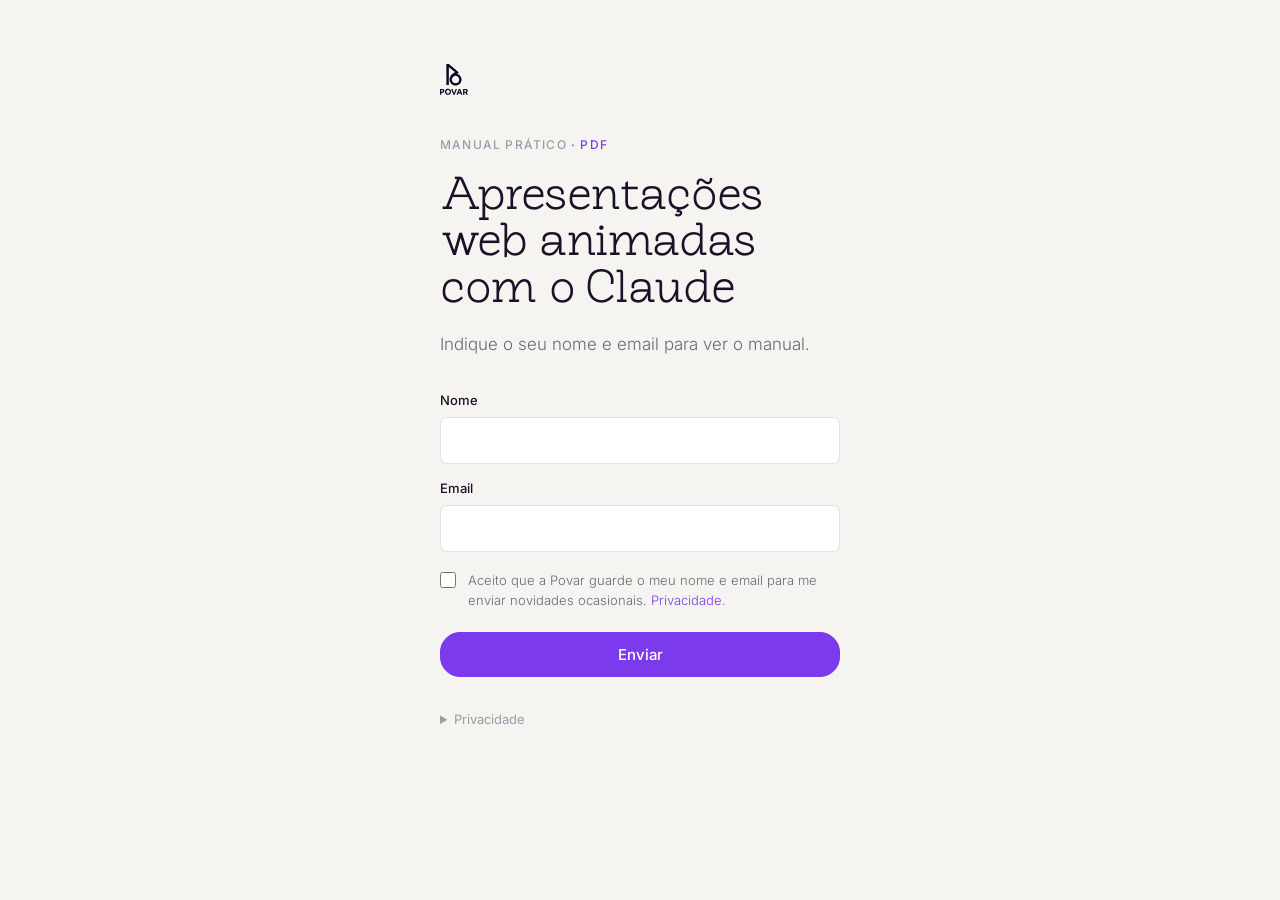
<file: index.html>
<!doctype html>
<html lang="pt-PT">
<head>
<meta charset="utf-8">
<meta name="viewport" content="width=device-width, initial-scale=1">
<title>Apresentações web animadas com o Claude | Povar</title>
<meta name="description" content="Manual prático e gratuito da Povar para criar uma apresentação web animada com o Claude, sem saber programar.">
<link rel="canonical" href="https://davidecalheiros.github.io/povar-manual/">
<meta name="theme-color" content="#F5F4F1" media="(prefers-color-scheme: light)">
<meta name="theme-color" content="#0A0A0E" media="(prefers-color-scheme: dark)">
<link rel="icon" href="logo.svg" type="image/svg+xml">
<link rel="preconnect" href="https://fonts.googleapis.com">
<link rel="preconnect" href="https://fonts.gstatic.com" crossorigin>
<link href="https://fonts.googleapis.com/css2?family=Inter:wght@300;400;500;600&display=swap" rel="stylesheet">
<link rel="preload" href="monroe-bold.otf" as="font" type="font/otf" crossorigin>
<link rel="stylesheet" href="estilo.css">
<script src="app.js" defer></script>
</head>
<body>

<main class="simples">
  <div class="simples-logo">
  <img class="logo-claro" src="logo.svg" alt="Povar" width="28" height="31">
  <img class="logo-escuro" src="logo-white.svg" alt="Povar" width="28" height="31">
  </div>

  <p class="eyebrow">Manual prático <em>· PDF</em></p>
  <h1>Apresentações web animadas com o Claude</h1>
  <p class="lead">Indique o seu nome e email para ver o manual.</p>

  <form id="form-manual" novalidate>
    <div class="campo">
      <label for="nome">Nome</label>
      <input type="text" id="nome" name="nome" autocomplete="name" maxlength="80" required>
    </div>
    <div class="campo">
      <label for="email">Email</label>
      <input type="email" id="email" name="email" autocomplete="email" inputmode="email" maxlength="120" required>
    </div>

    <div class="mel" aria-hidden="true">
      <label for="website">Website</label>
      <input type="text" id="website" name="website" tabindex="-1" autocomplete="off">
    </div>

    <label class="consentimento">
      <input type="checkbox" id="consentimento" name="consentimento" required>
      <span>Aceito que a Povar guarde o meu nome e email para me enviar novidades ocasionais. <a href="#privacidade">Privacidade</a>.</span>
    </label>

    <p class="erro" id="erro" role="alert"></p>

    <button class="btn btn-total" type="submit" id="enviar">Enviar</button>
  </form>

  <details class="privacidade" id="privacidade">
    <summary>Privacidade</summary>
    <p>Os dados (nome, email e origem da visita) ficam guardados pela Povar, de Davide Calheiros, e não são partilhados com terceiros. Pode pedir para os ver ou apagar a qualquer momento em <a href="mailto:hello@povar.pt">hello@povar.pt</a>. Ferramentas usadas: GitHub (alojamento da página), n8n e Google (registo anónimo de visitas, registo do contacto e PDF). Esta página não usa cookies.</p>
  </details>
</main>

</body>
</html>
</file>
<file: estilo.css>
@font-face {
  font-family: "Monroe";
  src: url("monroe-bold.otf") format("opentype");
  font-weight: 600;
  font-style: normal;
  font-display: swap;
}

:root {
  --bg: #F5F4F1;
  --surface: #FFFFFF;
  --surface-2: #F0EFF5;
  --border: rgba(100, 90, 130, 0.10);
  --border-inner: rgba(100, 90, 130, 0.07);
  --border-pill: rgba(100, 90, 130, 0.18);
  --border-hover: rgba(100, 90, 130, 0.35);
  --ink: #1A1028;
  --body: #6B6878;
  --muted: #9B9BAA;
  --hint: #C0BDC9;
  --v-soft: rgba(124, 58, 237, 0.06);
  --v-border: rgba(124, 58, 237, 0.12);
  --v-500: #7C3AED;
  --v-600: #7C3AED;
  --red: #DC2626;
  --dp-bg: #1A1028;
  --dp-text: rgba(196, 179, 240, 0.55);
  --dp-value: #FFFFFF;
  --dp-border-row: rgba(255, 255, 255, 0.08);
  --focus: rgba(124, 58, 237, 0.40);
  --r-sm: 5px;
  --r-md: 6px;
  --r-lg: 9px;
  --r-pill: 20px;
  --title: "Monroe", "Inter", system-ui, sans-serif;
  --text: "Inter", system-ui, -apple-system, "Segoe UI", sans-serif;
  color-scheme: light;
}

.logo-escuro { display: none; }

@media (prefers-color-scheme: dark) {
  :root {
    --bg: #0A0A0E;
    --surface: #131318;
    --surface-2: #1C1C28;
    --border: rgba(255, 255, 255, 0.07);
    --border-inner: rgba(255, 255, 255, 0.05);
    --border-pill: rgba(255, 255, 255, 0.12);
    --border-hover: rgba(255, 255, 255, 0.25);
    --ink: #E8E6F0;
    --body: #A09CB8;
    --muted: #6B6880;
    --hint: #3D3B52;
    --v-soft: rgba(124, 58, 237, 0.10);
    --v-border: rgba(157, 127, 245, 0.18);
    --v-500: #9D7FF5;
    --red: #F87171;
    --dp-bg: #1C1C28;
    --dp-text: rgba(255, 255, 255, 0.40);
    --dp-value: #E8E6F0;
    --dp-border-row: rgba(255, 255, 255, 0.06);
    color-scheme: dark;
  }
  .logo-claro { display: none; }
  .logo-escuro { display: block; }
}

*, *::before, *::after { box-sizing: border-box; }

html { -webkit-text-size-adjust: 100%; }

body {
  margin: 0;
  background: var(--bg);
  color: var(--body);
  font-family: var(--text);
  font-weight: 300;
  font-size: 16px;
  line-height: 1.65;
  -webkit-font-smoothing: antialiased;
}

a { color: var(--v-500); text-decoration: none; }
a:hover { text-decoration: underline; text-underline-offset: 3px; }

.nav {
  position: sticky;
  top: 0;
  z-index: 10;
  height: 56px;
  display: flex;
  align-items: center;
  justify-content: space-between;
  padding: 0 24px;
  background: var(--surface);
  border-bottom: 1px solid var(--border);
  box-shadow: 0 1px 0 0 rgba(100, 90, 130, 0.06);
}

.marca {
  display: flex;
  align-items: center;
  gap: 9px;
  color: var(--ink);
  font-weight: 500;
  font-size: 15px;
  letter-spacing: -0.01em;
}
.marca:hover { text-decoration: none; }
.marca img { width: 20px; height: 22px; }

.nav-meta {
  font-size: 13px;
  font-weight: 400;
  color: var(--body);
  padding: 4px 14px;
  border-radius: var(--r-pill);
  border: 1px solid var(--border-pill);
}

.wrap {
  max-width: 1120px;
  margin: 0 auto;
  padding: 0 24px;
}

.hero {
  display: grid;
  grid-template-columns: minmax(0, 1.15fr) minmax(0, 0.85fr);
  grid-template-areas: "intro form" "lista form";
  column-gap: 64px;
  align-items: start;
  padding: 88px 0 96px;
}
.intro { grid-area: intro; }
.lista { grid-area: lista; }
.form-card { grid-area: form; }

.eyebrow {
  font-size: 12px;
  font-weight: 500;
  letter-spacing: 0.10em;
  text-transform: uppercase;
  color: var(--muted);
  margin: 0 0 20px;
}
.eyebrow em { font-style: normal; color: var(--v-500); }

h1, h2 {
  font-family: var(--title);
  font-weight: 600;
  color: var(--ink);
  letter-spacing: -0.025em;
  margin: 0;
}
h1 { font-size: clamp(38px, 5.4vw, 60px); line-height: 1.04; }
h2 { font-size: clamp(26px, 3vw, 34px); line-height: 1.12; }

.lead {
  font-size: 18px;
  line-height: 1.6;
  margin: 24px 0 0;
  max-width: 34em;
}

.inclui {
  list-style: none;
  margin: 48px 0 0;
  padding: 0;
  border-top: 1px solid var(--border);
}
.inclui li {
  display: grid;
  grid-template-columns: 40px 1fr;
  gap: 8px;
  padding: 18px 0;
  border-bottom: 1px solid var(--border);
}
.inclui .num {
  font-size: 13px;
  font-weight: 500;
  color: var(--v-500);
  letter-spacing: 0.02em;
  padding-top: 2px;
}
.inclui strong {
  display: block;
  font-weight: 500;
  color: var(--ink);
  font-size: 16px;
  line-height: 1.4;
}
.inclui span { font-size: 15px; }

.card {
  background: var(--surface);
  border: 1px solid var(--border);
  border-radius: var(--r-lg);
}

.form-card {
  position: sticky;
  top: 88px;
  padding: 32px;
}
.form-card h2 { font-size: 26px; }
.form-card > p { margin: 10px 0 0; font-size: 15px; }

.oferta {
  margin: 22px 0 24px;
  padding: 14px 16px;
  border-radius: var(--r-md);
  background: var(--surface-2);
  font-size: 14px;
  line-height: 1.55;
}
.oferta b { font-weight: 500; color: var(--ink); }

.campo { margin-bottom: 14px; }
.campo label {
  display: block;
  font-size: 13px;
  font-weight: 500;
  color: var(--ink);
  margin-bottom: 6px;
}
.campo label small { font-weight: 300; color: var(--muted); font-size: 13px; }

input[type="text"], input[type="email"] {
  width: 100%;
  font: 300 16px/1.4 var(--text);
  color: var(--ink);
  background: var(--surface);
  border: 1px solid var(--border-pill);
  border-radius: 7px;
  padding: 11px 13px;
  outline: none;
  transition: border-color 0.12s;
}
input::placeholder { color: var(--hint); }
input[type="text"]:hover, input[type="email"]:hover { border-color: var(--border-hover); }
input[type="text"]:focus, input[type="email"]:focus { border-color: var(--focus); }
input[aria-invalid="true"] { border-color: var(--red); }

.mel {
  position: absolute;
  left: -10000px;
  width: 1px;
  height: 1px;
  overflow: hidden;
}

.consentimento {
  display: grid;
  grid-template-columns: 18px 1fr;
  gap: 10px;
  align-items: start;
  margin: 18px 0 22px;
  font-size: 13px;
  line-height: 1.55;
}
.consentimento input {
  width: 16px;
  height: 16px;
  margin: 2px 0 0;
  accent-color: var(--v-600);
}

.btn {
  display: inline-flex;
  align-items: center;
  justify-content: center;
  gap: 8px;
  font: 500 15px/1 var(--text);
  padding: 14px 22px;
  border-radius: var(--r-pill);
  border: 1px solid var(--v-600);
  background: var(--v-600);
  color: #FFFFFF;
  cursor: pointer;
  transition: background 0.12s, border-color 0.12s, opacity 0.12s;
  text-decoration: none;
}
.btn:hover { background: #6D28D9; border-color: #6D28D9; text-decoration: none; }
.btn[disabled] { opacity: 0.6; cursor: progress; }
.btn-total { width: 100%; }

.btn-sec {
  background: transparent;
  color: var(--body);
  border-color: var(--border-pill);
  font-weight: 400;
}
.btn-sec:hover { background: transparent; border-color: var(--border-hover); color: var(--ink); }

.nota {
  margin: 14px 0 0;
  font-size: 12px;
  color: var(--muted);
  text-align: center;
}

.erro {
  display: none;
  margin: 0 0 14px;
  font-size: 13px;
  color: var(--red);
}
.erro.ativo { display: block; }

.previa {
  display: grid;
  grid-template-columns: minmax(0, 0.8fr) minmax(0, 1.2fr);
  gap: 64px;
  align-items: center;
  padding: 88px 0;
  border-top: 1px solid var(--border);
}

.capa {
  aspect-ratio: 210 / 297;
  max-width: 340px;
  width: 100%;
  background: var(--dp-bg);
  border-radius: var(--r-lg);
  padding: 32px 28px;
  display: flex;
  flex-direction: column;
  justify-content: space-between;
  color: var(--dp-value);
}
.capa img { width: 26px; height: 29px; }
.capa .capa-label {
  font-size: 11px;
  font-weight: 500;
  letter-spacing: 0.10em;
  text-transform: uppercase;
  color: var(--dp-text);
}
.capa .capa-titulo {
  font-family: var(--title);
  font-weight: 600;
  font-size: 30px;
  line-height: 1.08;
  letter-spacing: -0.025em;
  margin: 12px 0 0;
}
.capa .capa-rodape {
  display: flex;
  justify-content: space-between;
  padding-top: 14px;
  border-top: 1px solid var(--dp-border-row);
  font-size: 12px;
  color: var(--dp-text);
}

.indice { margin: 28px 0 0; padding: 0; list-style: none; }
.indice li {
  display: flex;
  justify-content: space-between;
  gap: 16px;
  padding: 12px 0;
  border-bottom: 1px solid var(--border);
  font-size: 15px;
  color: var(--ink);
  font-weight: 400;
}
.indice li span { color: var(--muted); font-weight: 300; }

.autor {
  margin-top: 28px;
  font-size: 15px;
}

.privacidade {
  padding: 56px 0 72px;
  border-top: 1px solid var(--border);
  font-size: 14px;
}
.privacidade summary {
  cursor: pointer;
  color: var(--ink);
  font-weight: 500;
  font-size: 15px;
}
.privacidade[open] summary { margin-bottom: 12px; }
.privacidade p { max-width: 48em; margin: 0 0 10px; }

.rodape {
  border-top: 1px solid var(--border);
  padding: 24px 0 40px;
  font-size: 13px;
  color: var(--muted);
  display: flex;
  flex-wrap: wrap;
  justify-content: space-between;
  gap: 8px 24px;
}
.rodape a { color: var(--body); }

/* Página de agradecimento */
.pronto {
  max-width: 720px;
  margin: 0 auto;
  padding: 96px 0 72px;
}
.pronto .lead { max-width: none; }
.acoes { display: flex; flex-wrap: wrap; gap: 10px; margin: 32px 0 0; }

.desconto {
  margin: 56px 0 0;
  padding: 28px;
}
.desconto .eyebrow { margin-bottom: 14px; }
.codigo-linha {
  display: flex;
  align-items: center;
  gap: 12px;
  flex-wrap: wrap;
}
.codigo {
  font: 600 28px/1 var(--text);
  letter-spacing: 0.06em;
  color: var(--ink);
  padding: 12px 18px;
  border-radius: var(--r-md);
  background: var(--surface-2);
}
.btn-copiar { padding: 10px 16px; font-size: 14px; }
.condicoes { margin: 18px 0 0; font-size: 14px; }

.proximo {
  margin: 40px 0 0;
  padding-top: 32px;
  border-top: 1px solid var(--border);
}
.proximo p { margin: 0 0 18px; }

:focus-visible { outline: 2px solid var(--focus); outline-offset: 2px; }

@media (max-width: 900px) {
  .hero { grid-template-columns: 1fr; grid-template-areas: "intro" "form" "lista"; row-gap: 40px; }
  .previa { grid-template-columns: 1fr; gap: 48px; }
  .inclui { margin-top: 8px; }
  .hero { padding: 56px 0 64px; }
  .form-card { position: static; }
  .previa { padding: 64px 0; }
  .capa { max-width: 280px; }
}

@media (max-width: 560px) {
  .nav { padding: 0 16px; }
  .wrap { padding: 0 16px; }
  .form-card, .desconto { padding: 24px 20px; }
  .lead { font-size: 17px; }
  .pronto { padding: 64px 0 48px; }
  .acoes .btn { width: 100%; }
}

/* Página simples */
.simples {
  max-width: 440px;
  margin: 0 auto;
  padding: 64px 20px 48px;
}
.simples-logo { margin-bottom: 40px; line-height: 0; }
.simples h1 { font-size: clamp(34px, 8vw, 44px); line-height: 1.06; }
.simples .lead { font-size: 17px; margin: 16px 0 32px; }
.simples .privacidade { padding: 32px 0 0; border-top: 0; font-size: 13px; }
.simples .privacidade summary { font-size: 13px; font-weight: 400; color: var(--muted); }
</file>
